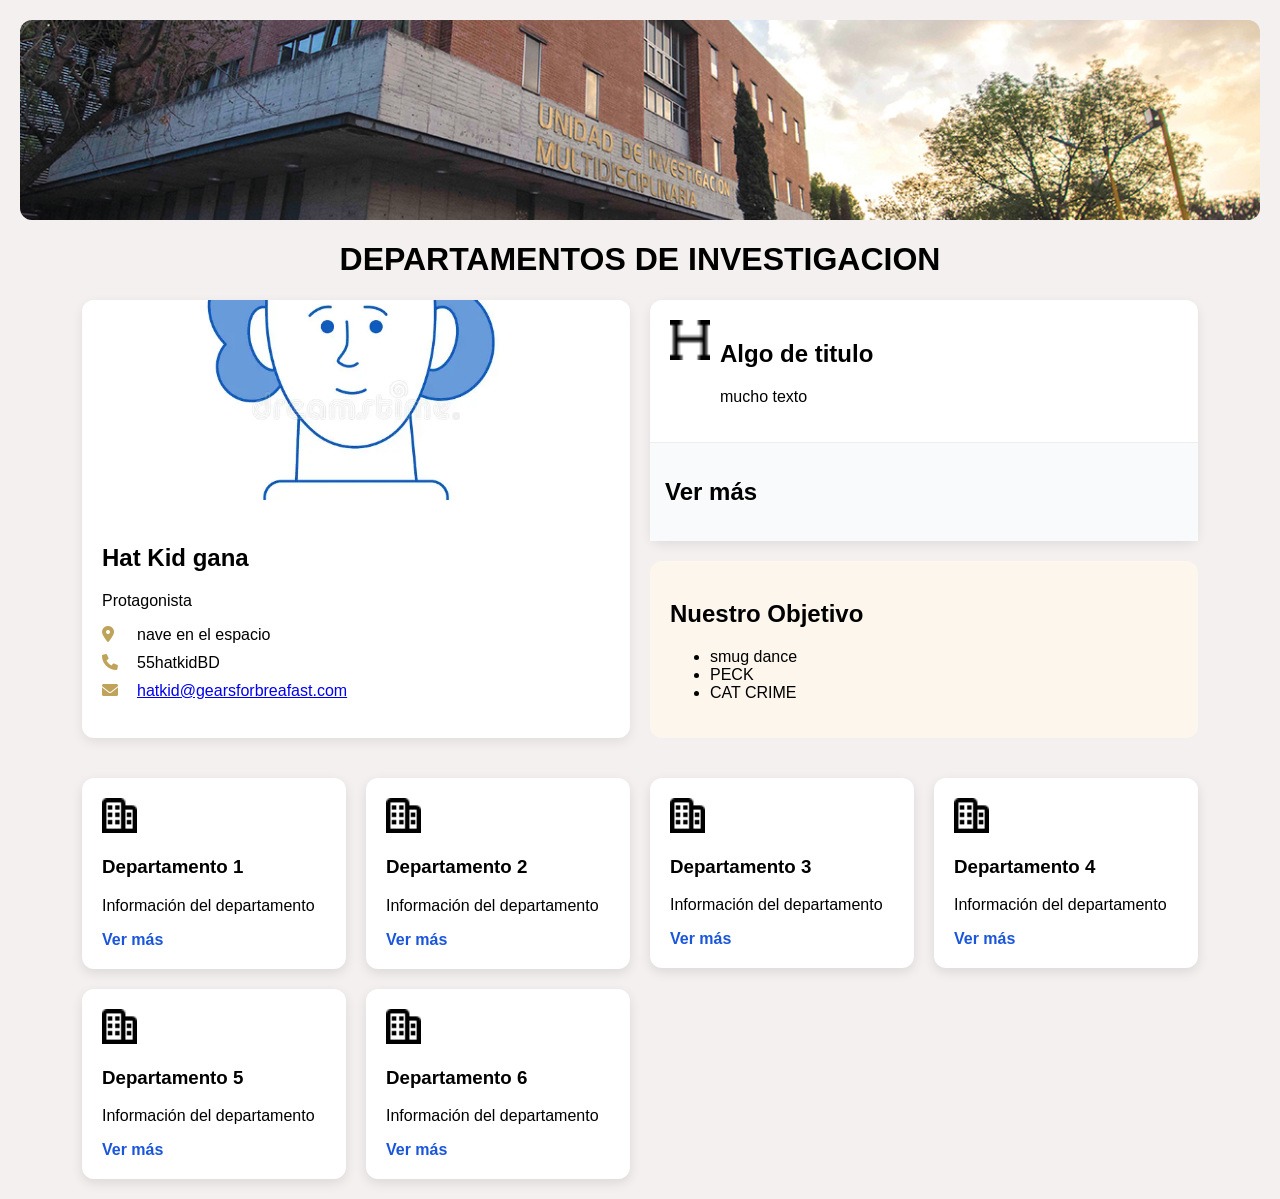
<file: javascript-Jesus/index.html>
<!DOCTYPE html>
<html lang="es">
<head>
    <meta charset="UTF-8">
    <link rel="stylesheet" href="estiloCoso.css">
    <link rel="stylesheet" href="https://cdnjs.cloudflare.com/ajax/libs/font-awesome/6.0.0/css/all.min.css">
</head>
<body>

<div class="banner">
    <img src="UIM.jpg" alt="">
    <h1>DEPARTAMENTOS DE <b>INVESTIGACION</b></h1>
</div>

<div class="depto"> 

    <div class="deptoInfo">

        <div class="contacto">
            <img class="contImg" id="imgDepto" src="PERSONA.jpg">

            <div class="contText">
                <h2 id="tituloDepto">Hat Kid gana</h2>
                <p id="descDepto">Protagonista</p>

                <ul class="lista-contacto">
                    <li class="ubicacion"> nave en el espacio</li>
                    <li class="tel"> 55hatkidBD</li>
                    <li class="email"><a href="#">hatkid@gearsforbreafast.com</a></li>
                </ul>
            </div> 
        </div>

        <div class="infoDepto">

            <div class="noseQejeso">

                <div class="quejeso1">
                    <img src="titulo.png" class="icono">
                    <h2>Algo de titulo</h2>
                    <p>mucho texto</p>
                </div>

                <div class="btnIN" onclick="toggleInfo(this)">
                    <h2>Ver más</h2>
                </div>

                <div class="infoExtra">
                    <p><li>Brindar a las áreas académicas de la FES Acatlán los servicios de orientación y apoyo para el diseño curricular, la formación docente y la evaluación de los aprendizajes.</li>
                <li>Realizar los diagnósticos sobre trayectorias escolares y procesos formativos de los estudiantes de la comunidad universitaria.</li>
                <li>Diagnosticar y proponer estrategias de atención al problema sobre desarrollo de adicciones entre los jóvenes de la comunidad universitaria.</li>
                <li>Realizar investigaciones sobre fenómenos educativos.</li>
                <li>Diseñar el programa de intervención psico-socio-pedagógica.</li>
                <li>Intervención pedagógica a la población infantil de tres a doce años en las áreas de: lenguaje, psicomotricidad, problemas de aprendizaje y Déficit de atención e Hiperactividad.</li>
                <li>Aplicar y dar seguimiento al programa de intervención psicopedagógica de la SIAP.</li>
                <li>Orientar a padres de familia y profesores de educación básica, en relación a su participación en la atención de las necesidades especiales de los asistentes a la SIAP, a través de talleres y coloquios.</li>
                <li>Atención a la comunidad universitaria en crisis y en caso necesario canalizarlas al área correspondiente.</li></p>
                </div>

            </div>

            <div class="objetivo">
                <h2>Nuestro Objetivo</h2>
               
                <ul id="listaObjetivo">
                    <li>smug dance</li>
                    <li>PECK</li>
                    <li>CAT CRIME</li>
                </ul>
            </div>

        </div>

    </div>

    <!-- TARJETAS -->
    <div class="deptoFunc">

        <div class="funcion">
            <img src="depto.png">
            <h3>Departamento 1</h3>
            <p>Información del departamento</p>

            <div class="btnVerMas" onclick="toggleCardInfo(event, this)">Ver más</div>
            <div class="extraCard">Más info del departamento 1...</div>
        </div>

        <div class="funcion">
            <img src="depto.png">
            <h3>Departamento 2</h3>
            <p>Información del departamento</p>

            <div class="btnVerMas" onclick="toggleCardInfo(event, this)">Ver más</div>
            <div class="extraCard">Más info del departamento 2...</div>
        </div>

        <div class="funcion">
            <img src="depto.png">
            <h3>Departamento 3</h3>
            <p>Información del departamento</p>

            <div class="btnVerMas" onclick="toggleCardInfo(event, this)">Ver más</div>
            <div class="extraCard">Más info del departamento 3...</div>
        </div>

        <div class="funcion">
            <img src="depto.png">
            <h3>Departamento 4</h3>
            <p>Información del departamento</p>

            <div class="btnVerMas" onclick="toggleCardInfo(event, this)">Ver más</div>
            <div class="extraCard">Más info del departamento 4...</div>
        </div>

        <div class="funcion">
            <img src="depto.png">
            <h3>Departamento 5</h3>
            <p>Información del departamento</p>

            <div class="btnVerMas" onclick="toggleCardInfo(event, this)">Ver más</div>
            <div class="extraCard">Más info del departamento 5...</div>
        </div>

        <div class="funcion">
            <img src="depto.png">
            <h3>Departamento 6</h3>
            <p>Información del departamento</p>

            <div class="btnVerMas" onclick="toggleCardInfo(event, this)">Ver más</div>
            <div class="extraCard">Más info del departamento 6...</div>
        </div>

    </div>

</div>

<script src="script.js"></script>

</body>
</html>
</file>
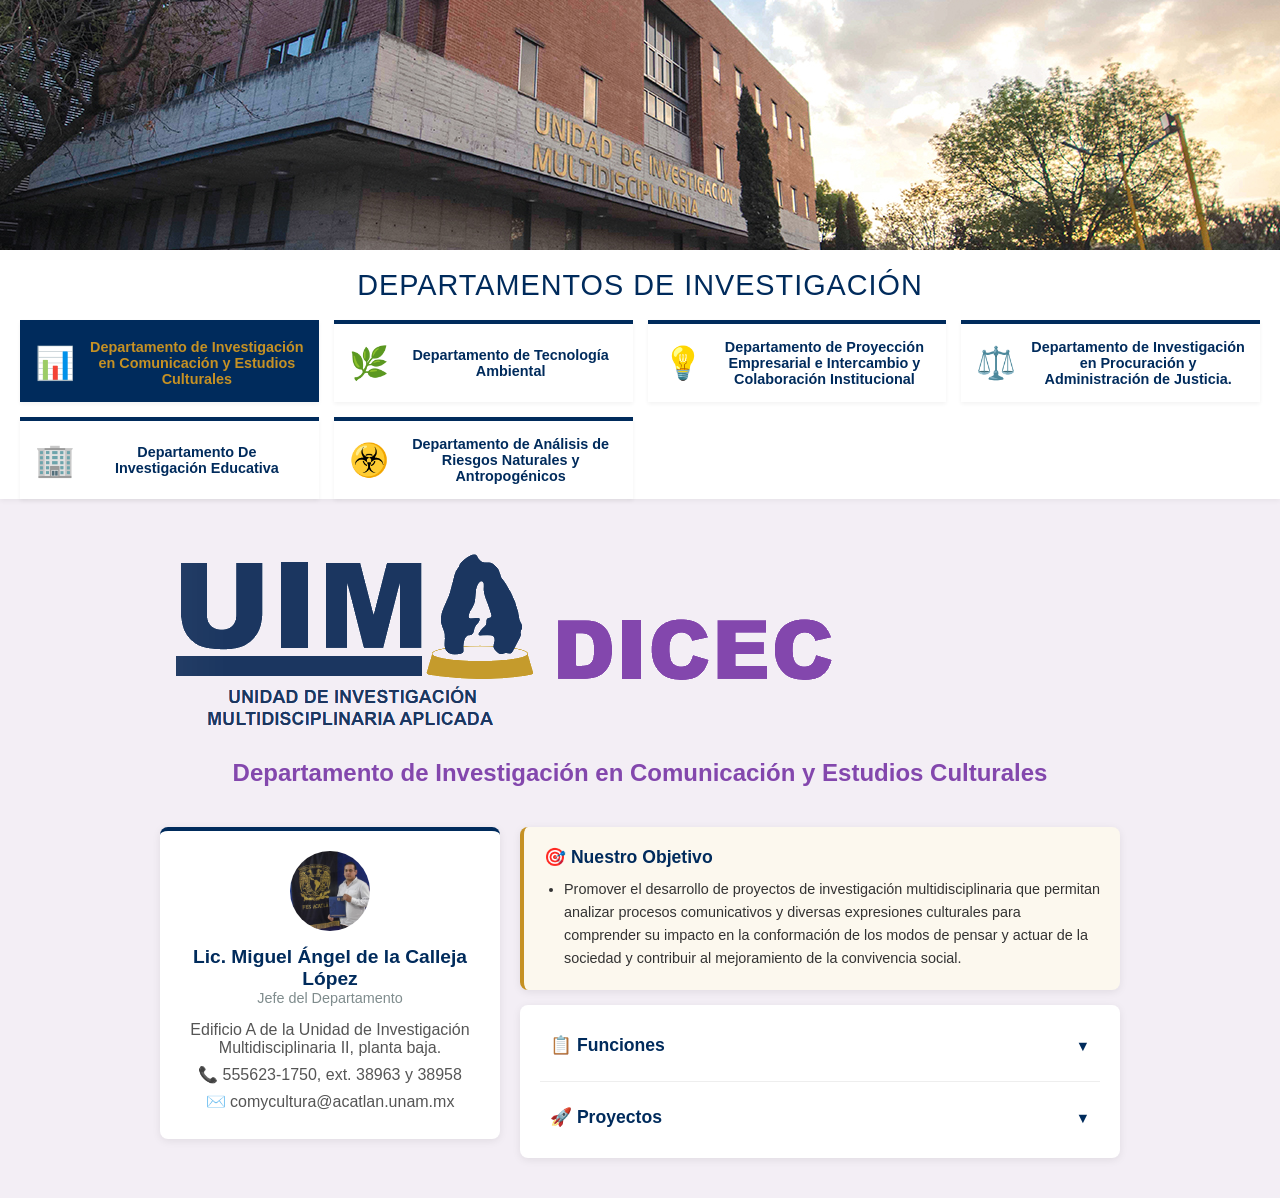
<file: Plantilla/index.html>
<!DOCTYPE html>
<html lang="es">
<head>
    <meta charset="UTF-8">
    <meta name="viewport" content="width=device-width, initial-scale=1.0">
    <title>Departamentos de Investigación</title>
    <link rel="stylesheet" href="css/style.css">
    <style>
    body {
        background-color: #f3eef5;
    }
</style>
</head>
<body>

    <header class="hero-section">
        <img src="img/F1.jpg" alt="Campus Universitario" class="hero-image">
        <h1 class="hero-title">DEPARTAMENTOS DE INVESTIGACIÓN</h1>
        <br>
        <section id="tarjetas-contenedor" class="cards-grid">
        </section>
    </header>

    <main class="main-container">
        <img class="logoDepto" src="img/DICEC.png" alt="Departamento de Investigación en Comunicación y Estudios Culturales">
        <div id="NombreDepto" style="color: #8347ad;">
            <h2>Departamento de Investigación en Comunicación y Estudios Culturales</h2>
        </div>
        
        <section class="info-section">
            
            <div class="profile-card">
                <div class="profile-image-placeholder">
                    <img src="img/jefe_comunicacion_cultura.jpg" alt="Perfil">
                </div>
                <h2>Lic. Miguel Ángel de la Calleja López</h2>
                <p class="role">Jefe del Departamento</p>
                <ul class="contact-info">
                    <li>Edificio A de la Unidad de Investigación Multidisciplinaria II, planta baja.</li>
                    <li>📞 555623-1750, ext. 38963 y 38958</li>
                    <li>✉️ comycultura@acatlan.unam.mx</li>
                </ul>
            </div>

            <div class="details-column">
                
                <div class="detail-card highlight-card">
                    <h3>🎯 Nuestro Objetivo</h3>
                    <ul>
                        <li>Promover el desarrollo de proyectos de investigación multidisciplinaria que permitan analizar procesos comunicativos y diversas expresiones culturales para comprender su impacto en la conformación de los modos de pensar y actuar de la sociedad y contribuir al mejoramiento de la convivencia social.</li>
                    </ul>
                </div>

                <div class="detail-card">
                    
                    <details class="acordeon-depto">
                        <summary class="acordeon-titulo">
                            <h3>📋 Funciones</h3>
                            <span class="icono-desplegable">▼</span>
                        </summary>
                        <div class="acordeon-contenido">
                            <ul>
                                <li>Desarrollar proyectos de investigación en el ámbito de la comunicación y de la cultura con un enfoque multidisciplinario.</li>
                                <li>Realizar investigaciones acerca del papel de las Humanidades y las Ciencias Sociales en la conformación de la identidad nacional y las diversas manifestaciones de la cultura.</li>
                                <li>Diseñar protocolos de investigación con especial énfasis en la aplicación de métodos cualitativos.</li>
                                <li>Realizar análisis de mensajes mediáticos.</li>
                                <li>Desarrollar estudios de recepción de productos comunicativos.</li>
                                <li>Efectuar diagnósticos y análisis de distintas manifestaciones culturales.</li>
                                <li>Fomentar y promover la formación de recursos humanos en investigación.</li>
                                <li>Fomentar y promover la vinculación interdisciplinaria y multidisciplinaria con las diferentes áreas académicas de nuestra Facultad, así como con los diferentes departamentos que integran la UIM y la Secretaría de Posgrado e Investigación, con el objeto de desarrollar proyectos de investigación y otras actividades académicas en forma conjunta y que cumplan con lo estipulado en el Plan de Desarrollo Institucional.</li>
                            </ul>
                        </div>
                    </details>

                    <hr style="border: 0; border-top: 1px solid #eee; margin: 15px 0;">

                    <details class="acordeon-depto">
                        <summary class="acordeon-titulo">
                            <h3>🚀 Proyectos</h3>
                            <span class="icono-desplegable">▼</span>
                        </summary>
                        <div class="acordeon-contenido">
                            <ul>
                                <li>
                                    <strong>Programa de investigación en edición digital y escritura académica (artículos y ensayos)</strong>
                                    <ul style="margin-top: 10px;">
                                        <li><strong>FIGURAS REVISTA ACADÉMICA DE INVESTIGACIÓN:</strong> Análisis, creación, publicación...</li>
                                        <li><strong>Edición digital de una revista multidisciplinaria</strong> con una investigación y aplicación...
                                            <ul style="margin-top: 10px;">
                                                <li>Conocimiento profundo, constante y actualizado de la plataforma OJS...</li>
                                                <li>Amplia competencia y rigurosa marcación de los textos en el sistema XML-JATS...</li>
                                                <li>Comprender los requisitos de los diferentes catálogos...</li>
                                            </ul>
                                        </li>
                                        <li><strong>Laboratorio de escritura:</strong> reconocer los aspectos fundamentales...</li>
                                    </ul>
                                </li>
                                <br>
                                <li>
                                    <strong>Programa de Iniciación a la Investigación</strong>
                                    <ul style="margin-top: 10px;">
                                        <li><strong>Jóvenes Investigadores:</strong> Orientado a proporcionar bases</li>
                                    </ul>
                                </li>
                                <br>
                                <li>
                                    <strong>Manifestaciones de la cultura</strong>
                                    <ul style="margin-top: 10px;">
                                        <li><strong>Seminario “En la mirada de otros”.</strong> Grupo de estudio sobre</li>
                                        <li><strong>Seminario de podcast académico de investigación.</strong> Brindar una aproximación</li>
                                    </ul>
                                </li>
                            </ul>
                        </div>
                    </details>
                    
                </div>
            </div>
            
        </section>
        
    </main>

    <script src="js/script.js"></script>
</body>
</html>
</file>
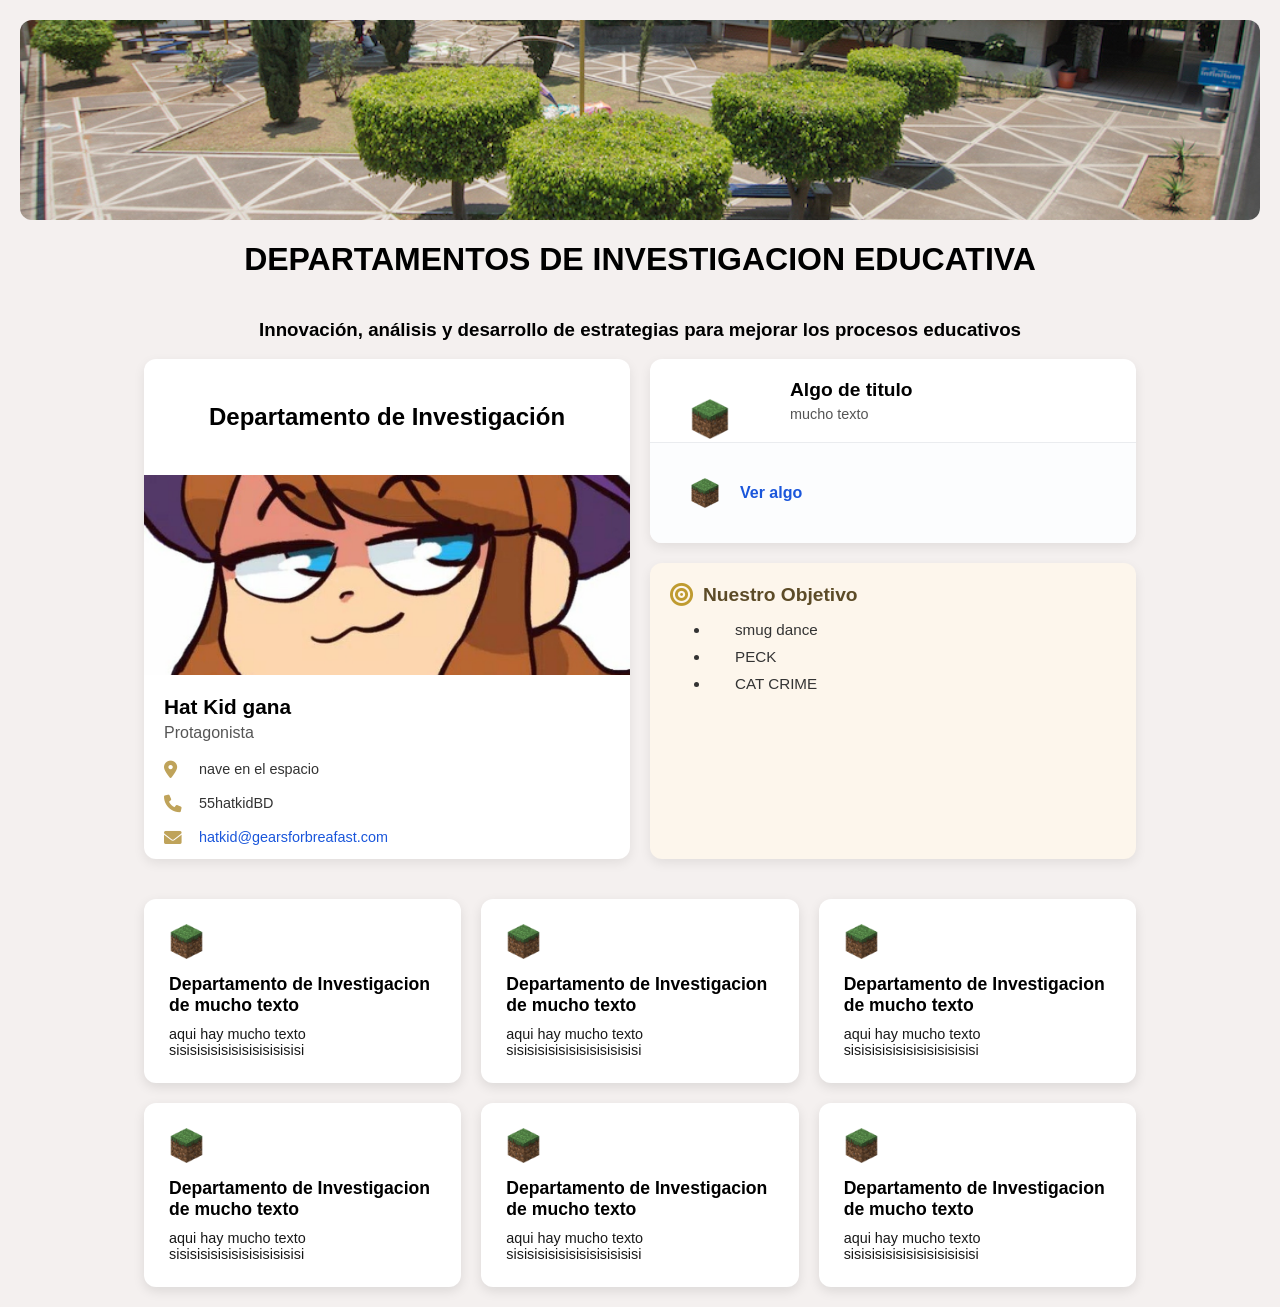
<file: css-Diego/coso.html>
<html>
<head>
	<link rel="stylesheet" href="estiloCoso.css">
	<link rel="stylesheet" href="https://cdnjs.cloudflare.com/ajax/libs/font-awesome/6.0.0/css/all.min.css">
</head>
<body>
<div class="banner">
	<img src="Banner.jpg" alt="">
	<h1>DEPARTAMENTOS DE <b>INVESTIGACION EDUCATIVA</b></h1>
	<h3>Innovación, análisis y desarrollo de estrategias para mejorar los procesos educativos</h3>
</div>
<div class="depto">
	<div class="deptoInfo">
		<div class="contacto">
			<h2><p style="text-align: center;">Departamento de Investigación</p></h2>
			<img class="contImg" src="hatkid.jpg" alt="">
			<div class="contText">
				<h2>Hat Kid gana</h2>
				<p>Protagonista</p>
				<ul class="lista-contacto">
					<li class="ubicacion"> nave en el espacio</li>
					<li class="tel"> 55hatkidBD</li>
					<li class="email"><a href="mailto:">hatkid@gearsforbreafast.com</a></li>
				</ul>
			</div> 
		</div>
		
		<div class="infoDepto">
			<div class="noseQejeso">
				<div class="quejeso1">
					<img src="Grass.webp" alt="" class="icono" style="position: absolute;">
					<h2 style="margin-left: 70px;">Algo de titulo</h2>
					<p style="margin-left: 70px;">mucho texto</p>
				</div>
				<div class="btnIN"><img src="Grass.webp" alt="" class="icono"><h2>Ver algo</h2></div>
			</div>
			<div class="objetivo">
				<h2 style="color: #5c4b27;">Nuestro Objetivo</h2>
				<ul>
					<li>smug dance</li>
					<li>PECK</li>
					<li>CAT CRIME</li>
				</ul>
			</div>
		</div>
	</div>
	<div class="deptoFunc">
		<div class="funcion"><img src="Grass.webp" alt=""><h3>Departamento de Investigacion de mucho texto</h3><p>aqui hay mucho texto sisisisisisisisisisisisisi</p></div>
		<div class="funcion"><img src="Grass.webp" alt=""><h3>Departamento de Investigacion de mucho texto</h3><p>aqui hay mucho texto sisisisisisisisisisisisisi</p></div>
		<div class="funcion"><img src="Grass.webp" alt=""><h3>Departamento de Investigacion de mucho texto</h3><p>aqui hay mucho texto sisisisisisisisisisisisisi</p></div>
		<div class="funcion"><img src="Grass.webp" alt=""><h3>Departamento de Investigacion de mucho texto</h3><p>aqui hay mucho texto sisisisisisisisisisisisisi</p></div>
		<div class="funcion"><img src="Grass.webp" alt=""><h3>Departamento de Investigacion de mucho texto</h3><p>aqui hay mucho texto sisisisisisisisisisisisisi</p></div>
		<div class="funcion"><img src="Grass.webp" alt=""><h3>Departamento de Investigacion de mucho texto</h3><p>aqui hay mucho texto sisisisisisisisisisisisisi</p></div>
	</div>
</div>
</body>
</html>
</file>
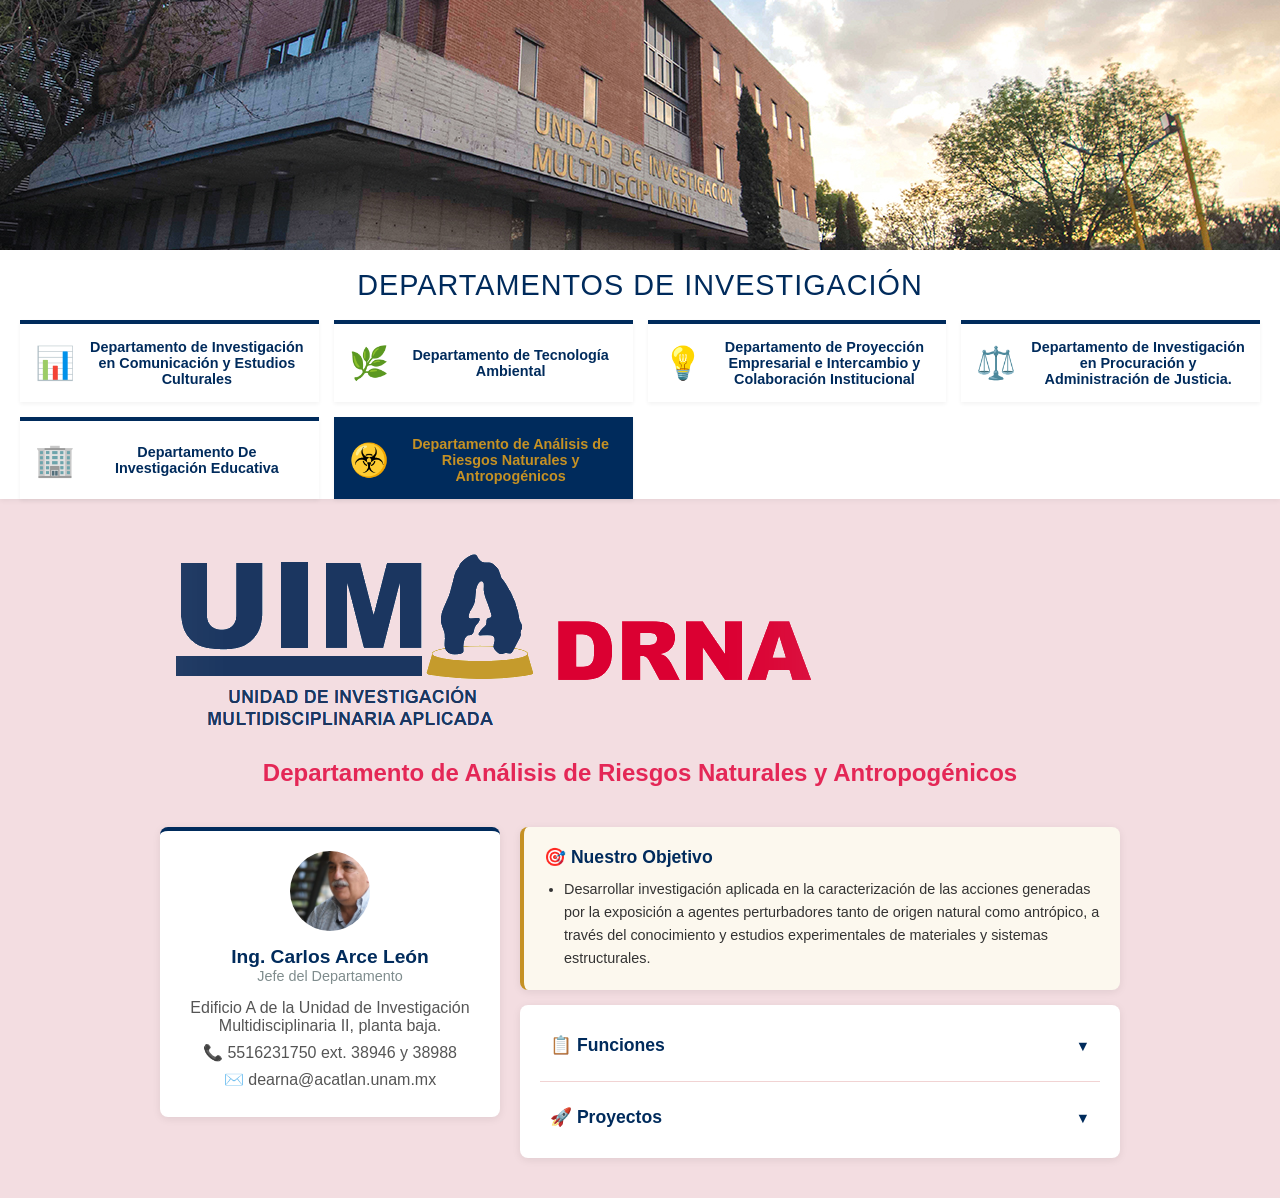
<file: Plantilla/analisis_riesgos.html>
<!DOCTYPE html>
<html lang="es">
<head>
    <meta charset="UTF-8">
    <meta name="viewport" content="width=device-width, initial-scale=1.0">
    <title>Departamentos de Investigación</title>
    <link rel="stylesheet" href="css/style.css">
    <style>
    body {
        background-color: #f3dde1;
    }
    </style>
</head>
<body>

    <header class="hero-section">
        <img src="img/F1.jpg" alt="Campus Universitario" class="hero-image">
        <h1 class="hero-title">DEPARTAMENTOS DE INVESTIGACIÓN</h1>
        <br>
        <section id="tarjetas-contenedor" class="cards-grid">
        </section>
    </header>

    <main class="main-container">
        <img class="logoDepto" src="img/DRNA.png" alt="Departamento de Investigación de Riesgos Naturales y Antropogénicos">
        <div id="NombreDepto" style="color: #e1043bd6;">
            <h2>Departamento de Análisis de Riesgos Naturales y Antropogénicos</h2>
        </div>
        
        <section class="info-section">
            
            <div class="profile-card">
                <div class="profile-image-placeholder">
                    <img src="img/carlos_arce.webp" alt="Perfil">
                </div>
                <h2>Ing. Carlos Arce León</h2>
                <p class="role">Jefe del Departamento</p>
                <ul class="contact-info">
                    <li>Edificio A de la Unidad de Investigación Multidisciplinaria II, planta baja.</li>
                    <li>📞 5516231750 ext. 38946 y 38988</li>
                    <li>✉️ dearna@acatlan.unam.mx</li>
                </ul>
            </div>

            <div class="details-column">
                
                <div class="detail-card highlight-card">
                    <h3>🎯 Nuestro Objetivo</h3>
                    <ul>
                        <li>Desarrollar investigación aplicada en la caracterización de las acciones generadas por la exposición a agentes perturbadores tanto de origen natural como antrópico, a través del conocimiento y estudios experimentales de materiales y sistemas estructurales.</li>
                    </ul>
                </div>

                <div class="detail-card">
                    
                    <details class="acordeon-depto">
                        <summary class="acordeon-titulo">
                            <h3>📋 Funciones</h3>
                            <span class="icono-desplegable">▼</span>
                        </summary>
                        <div class="acordeon-contenido">
                            <ul>
                                <li>Desarrollar investigación sobre el comportamiento dinámico de diversos sistemas estructurales a través de la medición, análisis de su respuesta dinámica y de estudios de interacción suelo-estructura. Mismos que permitan generar y calibrar modelos de predicción ante diferentes acciones generadas por agentes perturbadores.</li>
                                <li>Proponer y calibrar modelos de sismicidad local basados en los datos recopilados con la utilización de instrumentos de precisión.</li>
                                <li>Realización del estudio de sismicidad local a través de integrar y actualizar la base de datos de sismos locales con registros procesados y con espectros de Respuesta y de Fourier.</li>
                                <li>Establecer y aplicar metodologías en la evaluación de vulnerabilidad y riesgo para determinar las condiciones con las que se encuentran expuestas las edificaciones.</li>
                                <li>Llevar a cabo estudios experimentales y analíticos acerca del comportamiento de materiales y sistemas estructurales: concreto reforzado, acero estructural y mampostería, así como métodos de reparación y rehabilitación de estructuras dañadas.</li>
                                <li>Desarrollar investigación relativa a: métodos numéricos aplicados a la ingeniería y arquitectura; de algoritmos para predecir el comportamiento experimental de materiales para reproducir el desempeño estructural de edificaciones y para la evaluación de peligro, vulnerabilidad y riesgo.</li>
                            </ul>
                        </div>
                    </details>

                    <hr style="border: 0; border-top: 1px solid #ecc0c0b3; margin: 15px 0;">

                    <details class="acordeon-depto">
                        <summary class="acordeon-titulo">
                            <h3>🚀 Proyectos</h3>
                            <span class="icono-desplegable">▼</span>
                        </summary>
                        <div class="acordeon-contenido">
                            
                            <h4>Líneas de investigación</h4>
                            <ul>
                                <li>Comportamiento y diseño sísmico de estructuras.</li>
                                <li>Diseño paramétrico de estructuras especiales con enfoque a la prefabricación.</li>
                                <li>Evaluación, rehabilitación de estructuras y análisis de patologías.</li>
                                <li>Instrumentación sísmica y análisis de vibraciones en sistemas mecánicos y de estructuras especiales.</li>
                            </ul>

                            <br>
                            <h4>Proyectos de investigación vigentes</h4>
                            <ul>
                                <li>
                                    <strong>Caracterización del comportamiento estructural ante cargas eólicas de fachadas prefabricadas (PAIDI)</strong>
                                    <p style="margin-top: 10px;">Este proyecto tiene como objetivos principales; Analizar el comportamiento de elementos de fachada prefabricados de concreto y de aluminio bajo condiciones de viento. Conocer los patrones de distribución de lluvia dirigida por viento.</p>
                                    <p style="margin-top: 10px;">Se realizarán modelos de tipos de fachada comunes modelándolos con software comercial empleando elemento finito como técnica base. Se desarrollarán simulaciones de viento para obtener las presiones de diseño. Por otro lado, se recopilarán datos sobre la velocidad y dirección del viento en puntos seleccionados que permitan conocer la cantidad de lluvia por cara de la fachada contrastándola con la directividad del viento.</p>
                                    <ul style="margin-top: 15px; list-style-type: none; margin-left: 0;">
                                        <li><strong>Fecha de inicio:</strong> 01 de agosto de 2024</li>
                                        <li><strong>Fecha de término:</strong> 01 de agosto de 2025</li>
                                    </ul>
                                </li>
                                <br>
                                <li>
                                    <strong>Respuesta eólica en anuncios espectaculares de tipo monopolar</strong>
                                    <p style="margin-top: 10px;">Se analiza el comportamiento dinámico de estructuras espectaculares del tipo monopolo, tomando base de diseño la normatividad existente. Por otro lado, se realizan simulaciones de viento sinóptico aplicado en modelos de anuncios reales. Se realizan mediciones de vibración ambiental que permitan determinar las propiedades dinámicas reales para la calibración de los modelos analíticos. Se estudian las propiedades y características que inciden en la respuesta real.</p>
                                    <ul style="margin-top: 15px; list-style-type: none; margin-left: 0;">
                                        <li><strong>Fecha de inicio:</strong> 01 de mayo de 2024</li>
                                        <li><strong>Fecha de término:</strong> 01 de septiembre 2025</li>
                                    </ul>
                                </li>
                                <br>
                                <li>
                                    <strong>Diseño paramétrico, fabricación digital y sistemas prefabricados</strong>
                                    <p style="margin-top: 10px;">En esta investigación se plantean alternativas con aplicación de técnicas de diseño paramétrico y fabricación digital en la conceptualización de la forma y construcción de elementos estructurales y arquitectónicos con técnicas de prefabricación industrializada considerando criterios de montaje y transporte al sitio.</p>
                                    <p style="margin-top: 10px;">Se realizan pruebas de caracterización de propiedades mecánicas de las mezclas de concreto diseñadas y empleadas. Se realizan modelos a escala en los que se realizan pruebas de vibración ambiental y de carga verificando el comportamiento y niveles de seguridad.</p>
                                    <ul style="margin-top: 15px; list-style-type: none; margin-left: 0;">
                                        <li><strong>Fecha de inicio:</strong> 01 de enero de 2025</li>
                                        <li><strong>Fecha de término:</strong> 01 de diciembre 2025</li>
                                    </ul>
                                </li>
                            </ul>

                        </div>
                    </details>
                </div>
            </div>
            
        </section>
    </main>

    <script src="js/script.js"></script>
</body>
</html>
</file>
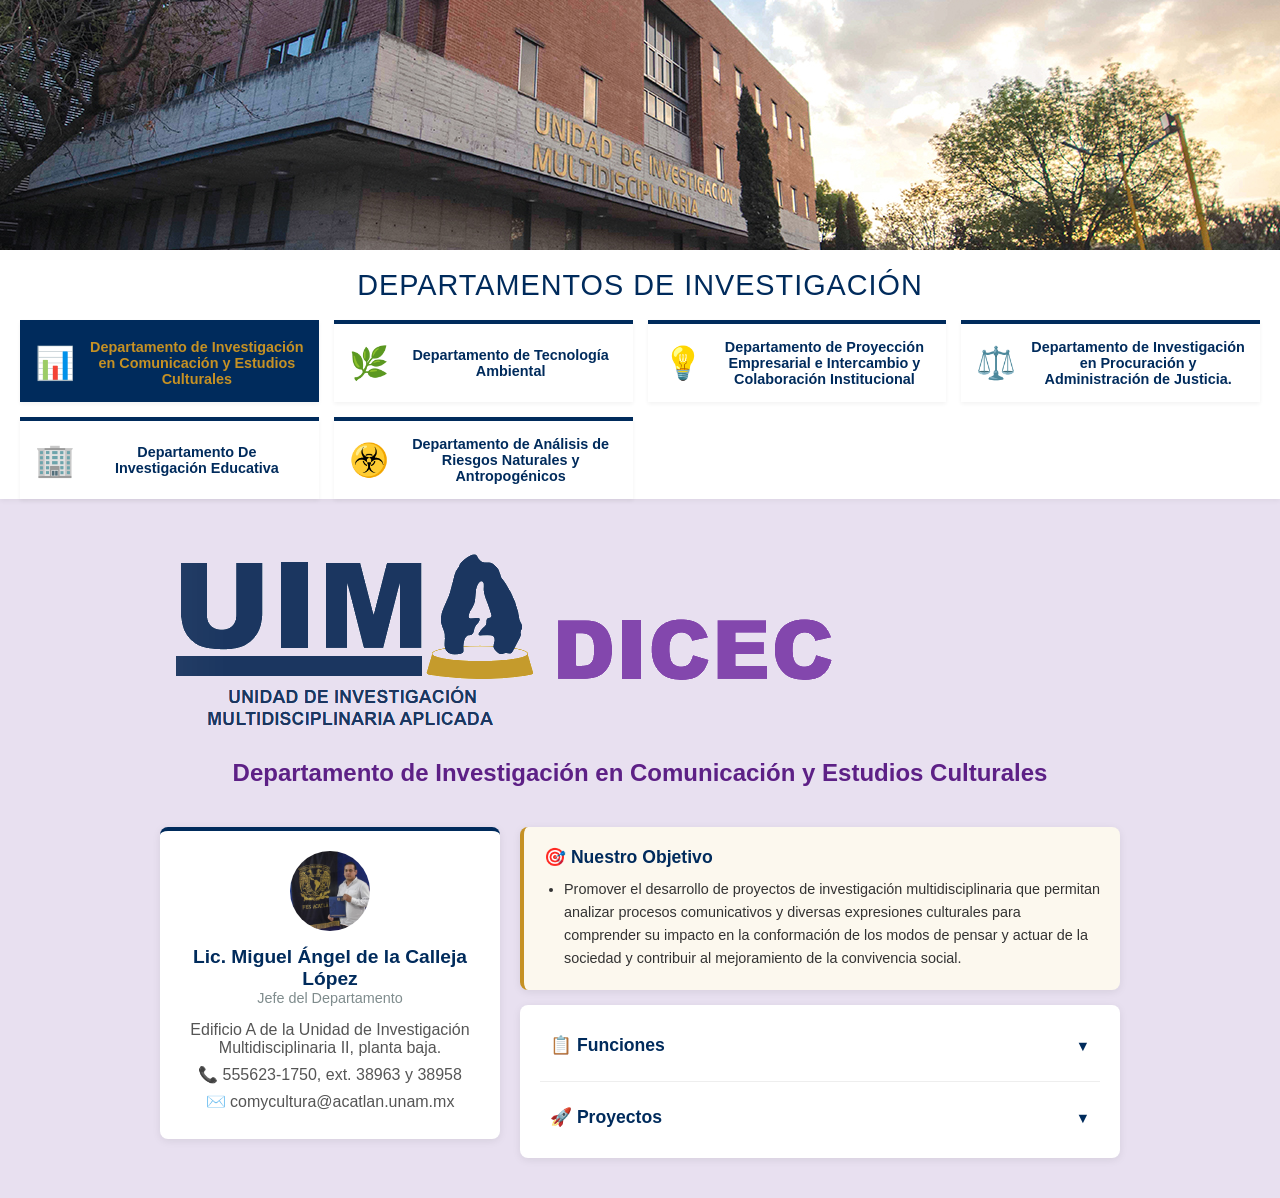
<file: Plantilla/investigacion_comunicacion.html>
<!DOCTYPE html>
<html lang="es">
<head>
    <meta charset="UTF-8">
    <meta name="viewport" content="width=device-width, initial-scale=1.0">
    <title>Departamentos de Investigación</title>
    <link rel="stylesheet" href="css/style.css">
    <style>
    body {
        background-color: #e8e0f0;
    }
</style>
</head>
<body>

    <header class="hero-section">
        <img src="img/F1.jpg" alt="Campus Universitario" class="hero-image">
        <h1 class="hero-title">DEPARTAMENTOS DE INVESTIGACIÓN</h1>
        <br>
        <section id="tarjetas-contenedor" class="cards-grid">
        </section>
    </header>

    <main class="main-container">
        <img class="logoDepto" src="img/DICEC.png" alt="Departamento de Investigación en Comunicación y Estudios Culturales">
        <div id="NombreDepto" style="color: #5d2086;">
            <h2>Departamento de Investigación en Comunicación y Estudios Culturales</h2>
        </div>
        
        <section class="info-section">
            
            <div class="profile-card">
                <div class="profile-image-placeholder">
                    <img src="img/jefe_comunicacion_cultura.jpg" alt="Perfil">
                </div>
                <h2>Lic. Miguel Ángel de la Calleja López</h2>
                <p class="role">Jefe del Departamento</p>
                <ul class="contact-info">
                    <li>Edificio A de la Unidad de Investigación Multidisciplinaria II, planta baja.</li>
                    <li>📞 555623-1750, ext. 38963 y 38958</li>
                    <li>✉️ comycultura@acatlan.unam.mx</li>
                </ul>
            </div>

            <div class="details-column">
                
                <div class="detail-card highlight-card">
                    <h3>🎯 Nuestro Objetivo</h3>
                    <ul>
                        <li>Promover el desarrollo de proyectos de investigación multidisciplinaria que permitan analizar procesos comunicativos y diversas expresiones culturales para comprender su impacto en la conformación de los modos de pensar y actuar de la sociedad y contribuir al mejoramiento de la convivencia social.</li>
                    </ul>
                </div>

                <div class="detail-card">
                    
                    <details class="acordeon-depto">
                        <summary class="acordeon-titulo">
                            <h3>📋 Funciones</h3>
                            <span class="icono-desplegable">▼</span>
                        </summary>
                        <div class="acordeon-contenido">
                            <ul>
                                <li>Desarrollar proyectos de investigación en el ámbito de la comunicación y de la cultura con un enfoque multidisciplinario.</li>
                                <li>Realizar investigaciones acerca del papel de las Humanidades y las Ciencias Sociales en la conformación de la identidad nacional y las diversas manifestaciones de la cultura.</li>
                                <li>Diseñar protocolos de investigación con especial énfasis en la aplicación de métodos cualitativos.</li>
                                <li>Realizar análisis de mensajes mediáticos.</li>
                                <li>Desarrollar estudios de recepción de productos comunicativos.</li>
                                <li>Efectuar diagnósticos y análisis de distintas manifestaciones culturales.</li>
                                <li>Fomentar y promover la formación de recursos humanos en investigación.</li>
                                <li>Fomentar y promover la vinculación interdisciplinaria y multidisciplinaria con las diferentes áreas académicas de nuestra Facultad, así como con los diferentes departamentos que integran la UIM y la Secretaría de Posgrado e Investigación, con el objeto de desarrollar proyectos de investigación y otras actividades académicas en forma conjunta y que cumplan con lo estipulado en el Plan de Desarrollo Institucional.</li>
                            </ul>
                        </div>
                    </details>

                    <hr style="border: 0; border-top: 1px solid #eee; margin: 15px 0;">

                    <details class="acordeon-depto">
                        <summary class="acordeon-titulo">
                            <h3>🚀 Proyectos</h3>
                            <span class="icono-desplegable">▼</span>
                        </summary>
                        <div class="acordeon-contenido">
                            <ul>
                                <li>
                                    <strong>Programa de investigación en edición digital y escritura académica (artículos y ensayos)</strong>
                                    <ul style="margin-top: 10px;">
                                        <li>
                                            <strong>FIGURAS REVISTA ACADÉMICA DE INVESTIGACIÓN:</strong> Análisis, creación, publicación e indexación de la revista digital multidisciplinaria de la FES Acatlán; FIGURAS es una revista cuatrimestral de investigación científica y humanística con textos en español o inglés.
                                        </li>
                                        <li>
                                            <strong>Edición digital de una revista multidisciplinaria:</strong> con una investigación y aplicación de diferentes sistemas y datos para la correcta gestación y adecuación de la publicación con estándares internacionales:
                                            <ul style="margin-top: 10px;">
                                                <li>Conocimiento profundo, constante y actualizado de la plataforma OJS para las necesidades editoriales de una revista multidisciplinaria.</li>
                                                <li>Amplia competencia y rigurosa marcación de los textos en el sistema XML-JATS (Journal Article Tag Suite) para que sean recolectados los metadatos por los sistemas de catalogación e indexación internacionales.</li>
                                                <li>Comprender los requisitos de los diferentes catálogos y organizaciones de indexación para cumplir cabalmente con los requerimientos para una mayor consulta de los textos y mejor calificación.</li>
                                            </ul>
                                        </li>
                                        <li>
                                            <strong>Laboratorio de escritura:</strong> reconocer los aspectos fundamentales de la escritura que se desarrolla en al ámbito académico y las diferentes variantes en los requisitos que tienen cada disciplina para su publicación en revistas de alto nivel académico. Se realiza el laboratorio con énfasis en artículos y ensayos.
                                        </li>
                                    </ul>
                                </li>
                                <br>
                                <li>
                                    <strong>Programa de Iniciación a la Investigación</strong>
                                    <ul style="margin-top: 10px;">
                                        <li><strong>Jóvenes Investigadores:</strong> Orientado a proporcionar bases teóricas y metodológicas a estudiantes de licenciatura y posgrado, interesados en incursionar en la investigación científica aplicada inter y multidisciplinaria.</li>
                                    </ul>
                                </li>
                                <br>
                                <li>
                                    <strong>Manifestaciones de la cultura</strong>
                                    <ul style="margin-top: 10px;">
                                        <li>
                                            <strong>Seminario “En la mirada de otros”:</strong> Grupo de estudio sobre el retrato literario en México desde el siglo XVI al XXI en que se reflexiona y se escribe sobre los históricos, sociológicos y literarios de la construcción de la vida de artistas (particularmente escritores) mexicanos en diferentes tipos escritura: semblanza, retrato, biografía, esquela.
                                        </li>
                                        <li>
                                            <strong>Seminario de podcast académico de investigación:</strong> Brindar una aproximación sociológica de la irrupción y expansión de tecnologías digitales de audio y su resonancia en la difusión académica.
                                        </li>
                                    </ul>
                                </li>
                            </ul>
                        </div>
                    </details>
                    
                </div>
            </div>
            
        </section>
        
    </main>

    <script src="js/script.js"></script>
</body>
</html>
</file>
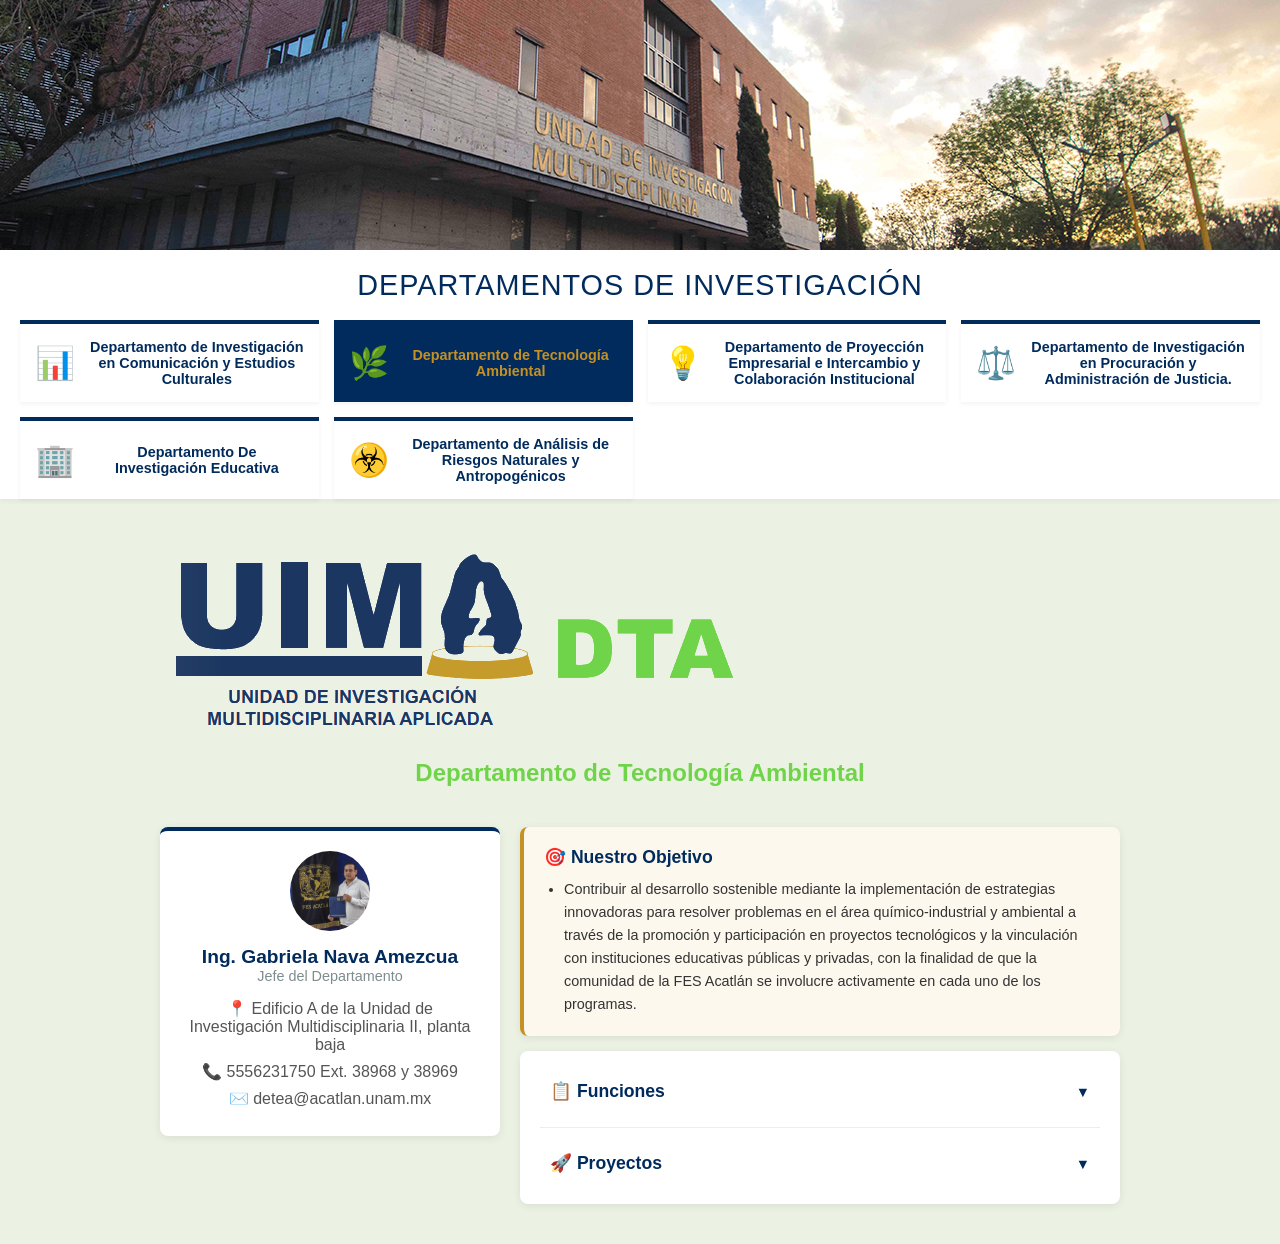
<file: Plantilla/tecnologia_ambiental.html>
<!DOCTYPE html>
<html lang="es">
<head>
    <meta charset="UTF-8">
    <meta name="viewport" content="width=device-width, initial-scale=1.0">
    <title>Departamentos de Investigación</title>
    <link rel="stylesheet" href="css/style.css">
    <style>
    body {
        background-color: #ebf2e3;
    }
</style>
</head>
<body>

    <header class="hero-section">
        <img src="img/F1.jpg" alt="Campus Universitario" class="hero-image">
        <h1 class="hero-title">DEPARTAMENTOS DE INVESTIGACIÓN</h1>
        <br>
        <section id="tarjetas-contenedor" class="cards-grid">
        </section>
    </header>

    <main class="main-container">
        <img class="logoDepto" src="img/DTA.png" alt="Departamento de Tecnología Ambiental">
        <div id="NombreDepto" style="color: #70d44b;">
            <h2>Departamento de Tecnología Ambiental</h2>
        </div>
        
        <section class="info-section">
            
            <div class="profile-card">
                <div class="profile-image-placeholder">
                    <img src="img/jefe_comunicacion_cultura.jpg" alt="Perfil">
                </div>
                <h2>Ing. Gabriela Nava Amezcua</h2>
                <p class="role">Jefe del Departamento</p>
                <ul class="contact-info">
                    <li>📍 Edificio A de la Unidad de Investigación Multidisciplinaria II, planta baja</li>
                    <li>📞 5556231750 Ext. 38968 y 38969</li>
                    <li>✉️ detea@acatlan.unam.mx</li>
                </ul>
            </div>

            <div class="details-column">
                
                <div class="detail-card highlight-card">
                    <h3>🎯 Nuestro Objetivo</h3>
                    <ul>
                        <li>Contribuir al desarrollo sostenible mediante la implementación de estrategias innovadoras para resolver problemas en el área químico-industrial y ambiental a través de la promoción y participación en proyectos tecnológicos y la vinculación con instituciones educativas públicas y privadas, con la finalidad de que la comunidad de la FES Acatlán se involucre activamente en cada uno de los programas.</li>
                    </ul>
                </div>

                <div class="detail-card">
                    
                    <details class="acordeon-depto">
                        <summary class="acordeon-titulo">
                            <h3>📋 Funciones</h3>
                            <span class="icono-desplegable">▼</span>
                        </summary>
                        <div class="acordeon-contenido">
                            <ul>
                                <li>Establecer estrategias con la finalidad de solucionar problemas relacionados al área químico-industrial.</li>
                                <li>Promover y participar en la elaboración de proyectos tecnológicos orientados a resolver la problemática del medio ambiente.</li>
                                <li>Fomentar la vinculación con instituciones educativas, así como con instituciones públicas y privadas con el objeto de generar convenios, proyectos de investigación y favorecer el intercambio de estudiantes con fines de estancias de investigación y servicio social.</li>
                                <li>Implementar el Sistema de Gestión de la Calidad en los laboratorios del Departamento, así como la mejora continua.</li>
                                <li>Desarrollar el programa anual de actividades de investigación y de servicios del Departamento.</li>
                                <li>Proporcionar y regular la vinculación con los departamentos de la Coordinación de la Unidad de Investigación Multidisciplinaria Aplicada, para el mejor aprovechamiento de los recursos y de las áreas comunes.</li>
                                <li>Promover la formación de recursos humanos en Tecnología Ambiental.</li>
                                <li>Desarrollar actividades en vinculación con los programas de licenciatura y posgrado.</li>
                                <li>Desarrollar los informes de actividades de acuerdo a los lineamientos y períodos establecidos por la Dirección de la Facultad.</li>
                                <li>Las demás que le encomiende la Coordinación de la Unidad de Investigación Multidisciplinaria Aplicada.</li>
                            </ul>
                        </div>
                    </details>

                    <hr style="border: 0; border-top: 1px solid #eee; margin: 15px 0;">

                    <details class="acordeon-depto">
                        <summary class="acordeon-titulo">
                            <h3>🚀 Proyectos</h3>
                            <span class="icono-desplegable">▼</span>
                        </summary>
                        <div class="acordeon-contenido">
                            <ul>
                                <li>
                                    <strong>Escalamiento en la producción de compostaje de residuos de poda y jardinería en la FES Acatlán.</strong>
                                    <ul style="margin-top: 10px;">
                                        <li><strong>Fecha de inicio:</strong> 12 de agosto del 2024</li>
                                        <li><strong>Fecha de término:</strong> 12 de agosto del 2025</li>
                                    </ul>
                                </li>
                            </ul>
                        </div>
                    </details>

                </div>
            </div>
            
        </section>

    </main>

    <script src="js/script.js"></script>
</body>
</html>
</file>
<file: javascript-Jesus/estiloCoso.css>
body{ 
	background-color: #f4f0ef;
	font-family: 'Segoe UI', Tahoma, Geneva, Verdana, sans-serif;
	margin: 0;
    padding: 20px;
}

/* -------- BANNER -------- */
.banner{
    display: flex;
    flex-direction: column;
    align-items: center;
}

.banner img{
	width: 100%;
    height: 200px;
    object-fit: cover;
	border-radius:12px;
}

/* -------- CONTENEDOR -------- */
.depto{
	width: 90%;
	max-width:1200px;
	margin: 0 auto;
}

.deptoInfo{
	display: flex;
	gap: 20px;
	margin-bottom: 40px;
	min-height: 400px; /* 🔥 mejor que height fijo */
	flex-wrap: wrap; /* 🔥 responsive */
}

/* -------- CONTACTO -------- */
.contacto{
	flex: 1; 
    min-width: 280px;
    background-color: white;
    border-radius: 12px;
    box-shadow: 0px 4px 12px rgba(0,0,0,0.08); 
    overflow: hidden;
}

.contImg{
	width:100%;
	height:200px;
	object-fit: cover;
}

.contText{
	padding: 20px;
}

/* -------- LISTA -------- */
.lista-contacto {
    list-style: none; 
    padding: 0;
}

.lista-contacto li {
    padding-left: 35px; 
    margin-bottom: 10px;
    position: relative;
}

.lista-contacto li::before {
    font-family: "Font Awesome 6 Free"; 
    font-weight: 900; 
    position: absolute;
    left: 0;
    color: #bfa35a;
}

.lista-contacto li.ubicacion::before { content: "\f3c5"; }
.lista-contacto li.tel::before { content: "\f095"; }
.lista-contacto li.email::before { content: "\f0e0"; }

/* -------- INFO DERECHO -------- */
.infoDepto {
    flex: 1;
    min-width: 280px;
    display: flex;
    flex-direction: column;
    gap: 20px; 
}

.noseQejeso {
    background-color: white;
    border-radius: 12px;
    box-shadow: 0px 4px 12px rgba(0,0,0,0.08);
}

.quejeso1{
	padding: 20px;
	padding-left: 70px;
	position: relative;
}

.icono{
	position: absolute;
	left: 20px;
	top: 20px;
	width: 40px;
}

/* -------- BOTÓN ARRIBA -------- */
.btnIN{
	padding: 15px;
	cursor: pointer;
	border-top: 1px solid #eee;
	background-color: #f9fafb;
	transition: background 0.3s;
}

.btnIN:hover{
	background-color: #e2e6e9;
}

/* -------- INFO OCULTA -------- */
.infoExtra {
    display: none;
    padding: 15px;
    background-color: #f9fafb;
}

/* -------- OBJETIVO -------- */
.objetivo {
    background-color: #fdf6ec; 
    border-radius: 12px;
    padding: 20px;
}

/* -------- GRID -------- */
.deptoFunc {
    display: grid;
    grid-template-columns: repeat(auto-fit, minmax(250px, 1fr)); /* 🔥 responsive */
    gap: 20px;
}

/* 🎬 ANIMACIÓN DE ENTRADA */
@keyframes aparecerTarjeta {
    from {
        opacity: 0;
        transform: translateY(40px) scale(0.95);
    }
    to {
        opacity: 1;
        transform: translateY(0) scale(1);
    }
}

/* -------- TARJETAS -------- */
.funcion {
    background-color: white;
    border-radius: 12px;
    padding: 20px;
    box-shadow: 0px 4px 12px rgba(0,0,0,0.1);
    cursor: pointer;

    position: relative;
    overflow: hidden;

    animation: aparecerTarjeta 0.6s ease forwards;
    transition: all 0.3s ease;
}

.funcion img{
	width:35px;
}

/* HOVER */
.funcion:hover {
    transform: translateY(-10px) scale(1.03);
    box-shadow: 0 15px 25px rgba(0,0,0,0.2);
}

/* BURBUJA */
.funcion::before {
    content: "";
    position: absolute;
    width: 250%;
    height: 250%;
    top: 100%;
    left: 50%;
    transform: translateX(-50%);
    background: radial-gradient(circle, rgba(191,155,48,0.25) 10%, transparent 60%);
    transition: 0.7s;
    pointer-events: none;
}

.funcion:hover::before {
    top: -60%;
}

/* CLICK */
.funcion:active {
    transform: scale(0.95);
}

/* ACTIVA */
.funcion.activa {
    border: 2px solid #bf9b30;
    box-shadow: 0 0 15px rgba(191,155,48,0.5);
}

/* -------- VER MÁS TARJETAS -------- */
.btnVerMas{
	margin-top:10px;
	color:#1a56db;
	cursor:pointer;
	font-weight: bold;
}

.extraCard{
	max-height: 0;
	overflow: hidden;
	font-size:0.9em;
	transition: max-height 0.4s ease;
}

.extraCard.activa{
	max-height: 500px;
}

/* FADE SUAVE */
#tituloDepto,
#descDepto,
#imgDepto,
#listaObjetivo {
    transition: opacity 0.3s ease;
}
</file>
<file: Plantilla/css/style.css>
:root {
    /* Variables de color de la marca (Basados en la imagen) */
    --unam-azul: #002b5c;   /* Azul Marino profundo */
    --unam-dorado: #c59124; /* Dorado institucional */
    --unam-rojo: #a60011;   /* Rojo para advertencias o enlaces alternos */
}

* {
    margin: 0;
    padding: 0;
    box-sizing: border-box;
    font-family: 'Segoe UI', Tahoma, Geneva, Verdana, sans-serif;
}

body {
    background-color: #f5f6f8;
    color: #333;
}

/* Banner Superior */
.hero-section {
    text-align: center;
    background-color: #fff;
    box-shadow: 0 2px 5px rgba(0,0,0,0.05);
}

.hero-image {
    width: 100%;
    max-height: 250px;
    object-fit: cover;
}

.hero-title {
    font-weight: 400;
    color: var(--unam-azul);
    font-size: 1.8em;
    margin-top: 15px;
    letter-spacing: 1px;
}

/* Contenedor Principal */
.main-container {
    max-width: 1000px;
    margin: 40px auto;
    padding: 0 20px;
}

.logoDepto {
    display: flex;
    justify-self: center;
}

#NombreDepto {
    color: var(--unam-azul);
    display: flex;
    justify-content: center;
    width: 100%;
    margin-bottom: 20px;
    padding: 20px;
    padding-top: 0;
    text-align: center;
}

/* Sección de Información */
.info-section {
    display: flex;
    gap: 20px;
    margin-bottom: 40px;
    align-items: flex-start;
}

.profile-card {
    flex: 1;
    background: #fff;
    padding: 20px;
    border-radius: 8px;
    box-shadow: 0 2px 8px rgba(0,0,0,0.08);
    border-top: 4px solid var(--unam-azul); 

    /*Flexbox para alineacion*/
    display: flex;
    flex-direction: column;
    align-items: center;
    text-align: center;
}

.profile-image-placeholder {
    width: 80px;
    height: 80px;
    background-color: #e2e8f0;
    border-radius: 50%;
    overflow: hidden; 
    display: flex;
    align-items: center;
    justify-content: center;
    margin-bottom: 15px;
}

.profile-image-placeholder img {
    width: 100%;
    height: 100%;
    object-fit: cover; 
}

.profile-card h2 {
    font-size: 1.2em;
    color: var(--unam-azul); 
    marging-bottom: 15px;
}

.profile-card .role {
    color: #7f8c8d;
    font-size: 0.9em;
    margin-bottom: 15px;
}

.contact-info {
    list-style: none;
    padding: 0;
    front-size: 0.85em;
    color: #555;
    width: 100%;
}

.contact-info li {
    margin-bottom: 8px;
    display: flex;
    align-items: center;
    justify-content: center;
    gap: 8px;
}

.details-column {
    flex: 2;
    display: flex;
    flex-direction: column;
    gap: 15px;
}

.detail-card {
    background: #fff;
    padding: 20px;
    border-radius: 8px;
    box-shadow: 0 2px 8px rgba(0,0,0,0.08);
}

.detail-card-IN {
    padding: 2%;
    cursor: pointer;
    border-radius: 5px;
    transition: background-color 0.2s;
}

.detail-card-IN:hover {
    background-color: #f0f4f8; 
}

.highlight-card {
    background-color: #fcf8ee; 
    border-left: 4px solid var(--unam-dorado); 
}

.detail-card h3 {
    font-size: 1.1em;
    margin-bottom: 10px;
    color: var(--unam-azul); 
}

.detail-card ul {
    margin-left: 20px;
    font-size: 0.9em;
    line-height: 1.6;
}

/* Enlaces estilo botón antiguos (se mantienen por si tienes algún enlace "Ver más") */
.link-btn {
    display: inline-block;
    margin-top: 10px;
    color: var(--unam-rojo); 
    text-decoration: none;
    font-weight: bold;
    font-size: 0.9em;
    transition: color 0.2s;
}

.link-btn:hover {
    color: var(--unam-dorado); 
}

/* Grid de las Nuevas Tarjetas Superiores */
.cards-grid {
    display: grid;
    grid-template-columns: repeat(auto-fit, minmax(250px, 1fr));
    padding: 0 20px;
    gap: 15px;
}

/* Cambios en la tarjeta para que actúe como botón */
.new-format-card {
    background: #fff;
    border-top: 4px solid var(--unam-azul);
    padding: 15px;
    display: flex;
    align-items: center;
    gap: 15px;
    box-shadow: 0 2px 4px rgba(0,0,0,0.05);
    transition: all 0.2s ease;
    cursor: pointer;
    text-decoration: none; 
}

.new-format-card:hover {
    transform: translateY(-3px);
    box-shadow: 0 6px 15px rgba(0, 43, 92, 0.15); 
    border-color: var(--unam-dorado); 
}

.DeptoActual {
    background-color: var(--unam-azul);
}

.DeptoActual .card-text {
    color: var(--unam-dorado);
}

.card-icon {
    font-size: 2em;
}

.card-text {
    font-size: 0.9em;
    font-weight: bold;
    color: var(--unam-azul); 
}

/* --- ESTILOS PARA EL ACORDEÓN DESPLEGABLE NUEVO --- */
.acordeon-depto {
    background: transparent;
    border-radius: 5px;
}

.acordeon-titulo {
    display: flex;
    justify-content: space-between;
    align-items: center;
    cursor: pointer;
    padding: 10px;
    list-style: none; /* Quita la flecha fea en Firefox */
    border-radius: 5px;
    transition: background-color 0.2s;
}

.acordeon-titulo:hover {
    background-color: #f0f4f8; 
}

/* Quita la flecha fea en Chrome/Safari */
.acordeon-titulo::-webkit-details-marker {
    display: none;
}

.acordeon-titulo h3 {
    margin: 0;
    font-size: 1.1em;
    color: var(--unam-azul);
}

.icono-desplegable {
    color: var(--unam-azul);
    font-size: 0.9em;
    transition: transform 0.3s ease;
}

/* Animación de la flechita cuando el usuario abre el botón */
details[open] .icono-desplegable {
    transform: rotate(180deg);
}

.acordeon-contenido {
    padding: 15px;
    color: #444;
    animation: fadeIn 0.4s ease-in-out;
}

.acordeon-contenido ul {
    margin-left: 20px;
    line-height: 1.6;
}

@keyframes fadeIn {
    from { opacity: 0; transform: translateY(-5px); }
    to { opacity: 1; transform: translateY(0); }
}
</file>
<file: css-Diego/estiloCoso.css>
body{
	background-color: #f4f0ef;
	font-family: 'Segoe UI', Tahoma, Geneva, Verdana, sans-serif;
	margin: 0;
    padding: 20px;
}
.banner{
    display: flex;
    flex-direction: column;
    align-items: center;
}
.banner img{
	width: 100%;
    height: 200px;
    object-fit: cover;
	border-radius:12px;
}
.depto{
	width: 80%;
	max-width:90%;
	margin: 0 auto;
	justify-self: center;
}
.deptoInfo{
	width: 100%;
	display: flex;
	justify-content: space-between;
	gap: 20px;
	margin-bottom: 40px;
	height: 500px;
}

.contacto{
	flex: 1; 
    background-color: white;
    border-radius: 12px;
    box-shadow: 0px 4px 12px rgba(0,0,0,0.08); 
    overflow: hidden;
    display: flex;
    flex-direction: column;
}

.lista-contacto {
    list-style: none; 
    padding: 0;
    margin: 15px 0;
}

.lista-contacto li {
    position: relative;
    padding-left: 35px; 
    margin-bottom: 12px;
    font-size: 0.9rem;
    color: #444;
    display: flex;
    align-items: center;
    min-height: 24px;
}

.lista-contacto li::before {
    font-family: "Font Awesome 6 Free"; 
    font-weight: 900; 
    position: absolute;
    left: 0;
    color: #bfa35a;
    font-size: 1.1rem;
}

.lista-contacto li.ubicacion::before {
    content: "\f3c5"; 
}

.lista-contacto li.tel::before {
    content: "\f095";
}

.lista-contacto li.email::before {
    content: "\f0e0";
}

.lista-contacto li a {
    color: #3f6298;
    text-decoration: none;
}

.contImg{
	width:100%;
	height:200px;
	object-fit: cover;
	display: block;
}

.contText{
	padding: 20px;
}

.contText h2{
	font-size: 1.3em;
    margin-top: 0;
    margin-bottom: 5px;
}

.contText p {
    color: #555;
    margin-top: 0;
    margin-bottom: 15px;
}

.contText ul {
    list-style: none; 
    padding: 0;
    margin: 0;
}

.contText ul li {
    display: flex; 
    align-items: center; 
    margin-bottom: 10px;
    color: #333;
}

.contText ul li i {
    color: #bf9b30; 
    margin-right: 12px;
    font-size: 1.1em;
}

.contText ul li a {
    color: #1a56db; 
    text-decoration: none;
}

.infoDepto {
    flex: 1;
    display: flex;
    flex-direction: column;
    gap: 20px; 
}

.noseQejeso {
    background-color: white;
    border-radius: 12px;
    box-shadow: 0px 4px 12px rgba(0,0,0,0.08);
    overflow: hidden;
}

.quejeso1{
	padding: 20px;
    position: relative;
    padding-left: 70px;
}

.quejeso1 .icono {
    position: absolute;
    left: 20px;
    top: 20px;
    width: 40px;
    height: 40px;
    display: flex;
    align-items: center;
    justify-content: center;
    color: #bf9b30;
    font-size: 1.8em;
}

.quejeso1 h2 {
    margin-top: 0;
    margin-bottom: 5px;
    font-size: 1.2em;
}

.quejeso1 p {
    margin: 0;
    color: #555;
    font-size: 0.9em;
}

.btnIN{
	display: flex;
    align-items: center;
    padding: 15px 20px;
    border-top: 1px solid #eaecef;
    color: #1a56db;
    cursor: pointer;
    background-color: #fcfdfe;
}

.btnIN:hover {
    background-color: #e2e6e9;
}

.btnIN h2 {
    margin: 0;
    font-size: 1em;
    font-weight: 600;
}

.btnIN i {
    margin-right: 10px;
}

.objetivo {
    background-color: #fdf6ec; 
    border-radius: 12px;
    box-shadow: 0px 4px 12px rgba(0,0,0,0.08);
    padding: 20px;
	flex: 1;
}

.objetivo h2 {
    color: #bf9b30; 
    margin-top: 0;
    margin-bottom: 15px;
    display: flex;
    align-items: center;
    font-size: 1.2em;
}


.objetivo h2::before {
    content: '\f140'; 
    font-family: 'Font Awesome 6 Free';
    font-weight: 900;
    color: #bf9b30;
    margin-right: 10px;
    font-size: 1.2em;
}

.objetivo ul {
    margin: 0;
}

.objetivo ul li {
    position: relative;
    padding-left: 25px; 
    margin-bottom: 10px;
    color: #333;
    font-size: 0.95em;
}

.deptoFunc {
    display: grid;
    grid-template-columns: repeat(3, 1fr); 
    gap: 20px;
    width: 100%;
}

.deptoFunc .tituloFunc {
    grid-column: 1 / -1; 
    font-size: 1.5em;
    margin-top: 0;
    margin-bottom: 20px;
}

.funcion {
    background-color: #ffffff;
    color: #000000;
    border-radius: 12px;
    padding: 25px;
    box-shadow: 0px 4px 12px rgba(0,0,0,0.1);
    display: flex;
    flex-direction: column;
}

.funcion:hover{
	background-color:#e2e6e9;
}

.funcion img {
    width: 35px; 
    height: 35px;
    margin-bottom: 15px;
}

.funcion h3 {
    margin-top: 0;
    margin-bottom: 10px;
    font-size: 1.1em;
}

.funcion p {
    margin: 0;
    font-size: 0.9em;
    opacity: 0.9;
}

.icono{
	margin: 20px;
	width:30px;
	height:30px;
}
</file>
